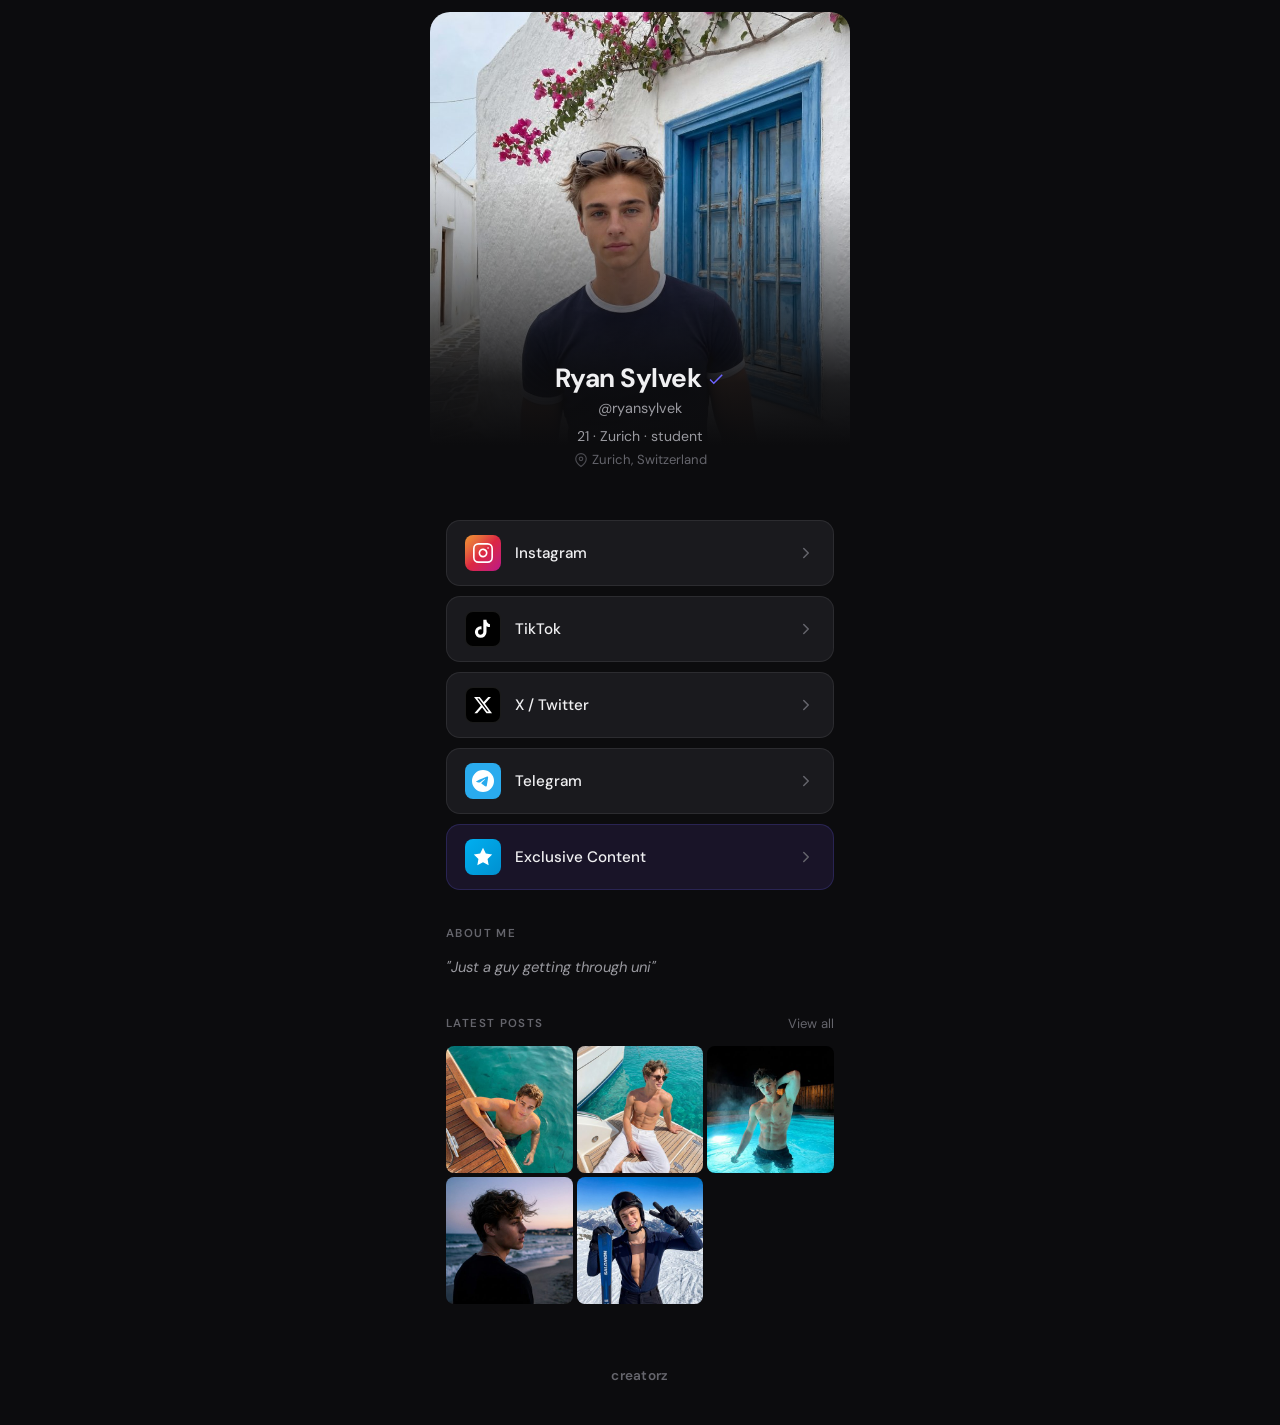
<file: index.html>
<!DOCTYPE html>
<html lang="en">
<head>
  <meta charset="UTF-8">
  <meta http-equiv="refresh" content="0;url=/ryansylvek">
  <title>creatorz</title>
</head>
<body>
  <p>Redirecting to <a href="/ryansylvek">creatorz.me/ryansylvek</a>...</p>
</body>
</html>
</file>
<file: ryansylvek/css/style.css>
:root {
  --bg-primary: #0c0c0e;
  --bg-secondary: #161618;
  --bg-card: #1a1a1e;
  --bg-card-hover: #222226;
  --border-subtle: rgba(255, 255, 255, 0.08);
  --text-primary: #f0f0f2;
  --text-secondary: #9a9aa0;
  --text-muted: #65656c;
  --accent: #6c63ff;
  --accent-glow: rgba(108, 99, 255, 0.15);
  --green-dot: #44d62c;
  --radius-sm: 8px;
  --radius-md: 14px;
  --radius-lg: 20px;
  --radius-full: 9999px;
  --max-width: 420px;
}

*, *::before, *::after {
  margin: 0;
  padding: 0;
  box-sizing: border-box;
}

html {
  -webkit-font-smoothing: antialiased;
  -moz-osx-font-smoothing: grayscale;
}

body {
  font-family: 'DM Sans', -apple-system, BlinkMacSystemFont, sans-serif;
  background: var(--bg-primary);
  color: var(--text-primary);
  min-height: 100vh;
  display: flex;
  justify-content: center;
}

.container {
  width: 100%;
  max-width: var(--max-width);
  padding: 12px 0 32px;
}

/* ── Hero Photo + Profile Info ── */

.hero {
  position: relative;
  margin-bottom: 28px;
}

.hero-image {
  position: relative;
  width: 100%;
  aspect-ratio: 3 / 4;
  max-height: 480px;
  border-radius: var(--radius-lg) var(--radius-lg) 0 0;
  overflow: hidden;
  background: var(--bg-secondary);
}

.hero-image img {
  width: 100%;
  height: 100%;
  object-fit: cover;
  display: block;
}

.hero-image.no-image {
  background: linear-gradient(160deg, #22222a 0%, #2c2c36 35%, #1c1c24 70%, #18181e 100%);
}

.hero-image.no-image .hero-gradient {
  height: 100%;
  background: linear-gradient(to top, var(--bg-primary) 0%, rgba(12, 12, 14, 0.7) 40%, rgba(12, 12, 14, 0) 100%);
}

.hero-gradient {
  position: absolute;
  bottom: 0;
  left: 0;
  right: 0;
  height: 65%;
  background: linear-gradient(to top, var(--bg-primary) 15%, rgba(12, 12, 14, 0.92) 35%, rgba(12, 12, 14, 0) 100%);
  pointer-events: none;
  z-index: 1;
}

.hero-info {
  position: absolute;
  bottom: 0;
  left: 0;
  right: 0;
  padding: 0 24px 24px;
  text-align: center;
  z-index: 2;
}

.display-name {
  font-size: 1.65rem;
  font-weight: 700;
  letter-spacing: -0.02em;
  margin-bottom: 4px;
  line-height: 1.2;
  display: flex;
  align-items: center;
  justify-content: center;
  gap: 6px;
}

.verified-badge {
  color: var(--accent);
  flex-shrink: 0;
}

.username {
  font-size: 0.9rem;
  color: var(--text-secondary);
  margin-bottom: 10px;
}

.tagline {
  font-size: 0.88rem;
  color: var(--text-secondary);
  margin-bottom: 6px;
}

.location {
  font-size: 0.82rem;
  color: var(--text-muted);
  display: flex;
  align-items: center;
  justify-content: center;
  gap: 4px;
}

.location svg {
  opacity: 0.7;
}

/* ── Social Link Cards ── */

.social-links {
  display: flex;
  flex-direction: column;
  gap: 10px;
  margin-bottom: 36px;
  padding: 0 16px;
}

.link-card {
  display: flex;
  align-items: center;
  gap: 14px;
  padding: 14px 18px;
  background: var(--bg-card);
  border: 1px solid var(--border-subtle);
  border-radius: var(--radius-md);
  text-decoration: none;
  color: var(--text-primary);
  transition: background 0.2s ease, border-color 0.2s ease, transform 0.15s ease;
  cursor: pointer;
}

.link-card:hover {
  background: var(--bg-card-hover);
  border-color: rgba(255, 255, 255, 0.12);
  transform: translateY(-1px);
}

.link-card:active {
  transform: translateY(0);
}

.link-icon {
  width: 36px;
  height: 36px;
  border-radius: var(--radius-sm);
  background: rgba(255, 255, 255, 0.05);
  display: flex;
  align-items: center;
  justify-content: center;
  flex-shrink: 0;
  color: var(--text-primary);
}

.link-label {
  flex: 1;
  font-size: 0.95rem;
  font-weight: 500;
}

.link-chevron {
  color: var(--text-muted);
  display: flex;
  align-items: center;
}

/* Platform-specific icon backgrounds */
.link-card[data-platform="instagram"] .link-icon {
  background: linear-gradient(135deg, #f09433, #e6683c, #dc2743, #cc2366, #bc1888);
  color: #fff;
}

.link-card[data-platform="tiktok"] .link-icon {
  background: #010101;
  color: #fff;
  border: 1px solid rgba(255, 255, 255, 0.1);
}

.link-card[data-platform="twitter"] .link-icon {
  background: #000;
  color: #fff;
  border: 1px solid rgba(255, 255, 255, 0.1);
}

.link-card[data-platform="telegram"] .link-icon {
  background: #2AABEE;
  color: #fff;
}

.link-card[data-platform="exclusive"] {
  background: rgba(88, 60, 160, 0.18);
  border-color: rgba(108, 99, 255, 0.2);
  font: inherit;
  text-align: left;
}

.link-card[data-platform="exclusive"]:hover {
  background: rgba(88, 60, 160, 0.26);
  border-color: rgba(108, 99, 255, 0.3);
}

.link-card[data-platform="exclusive"] .link-icon {
  background: linear-gradient(135deg, #00AFF0, #0090d0);
  color: #fff;
}

/* ── About Section ── */

.about-section {
  margin-bottom: 36px;
  padding: 0 16px;
}

.section-title {
  font-size: 0.72rem;
  font-weight: 600;
  letter-spacing: 0.12em;
  color: var(--text-muted);
  margin-bottom: 14px;
  text-transform: uppercase;
}

.about-text {
  font-size: 0.92rem;
  line-height: 1.65;
  color: var(--text-secondary);
}

.about-text em {
  font-style: italic;
}

/* ── Posts Section ── */

.posts-section {
  margin-bottom: 40px;
  padding: 0 16px;
}

.section-header {
  display: flex;
  align-items: center;
  justify-content: space-between;
  margin-bottom: 14px;
}

.section-header .section-title {
  margin-bottom: 0;
}

.view-all {
  font-size: 0.82rem;
  color: var(--text-muted);
  text-decoration: none;
  transition: color 0.2s;
}

.view-all:hover {
  color: var(--text-secondary);
}

.posts-grid {
  display: grid;
  grid-template-columns: repeat(3, 1fr);
  gap: 4px;
}

.post-thumb {
  aspect-ratio: 1;
  border-radius: var(--radius-sm);
  overflow: hidden;
  cursor: pointer;
  transition: opacity 0.2s;
}

.post-thumb:hover {
  opacity: 0.85;
}

.post-thumb img {
  width: 100%;
  height: 100%;
  object-fit: cover;
  display: block;
}

.post-placeholder {
  width: 100%;
  height: 100%;
  background: var(--bg-card);
  border: 1px solid var(--border-subtle);
  border-radius: var(--radius-sm);
  position: relative;
}

.post-placeholder::after {
  content: '';
  position: absolute;
  top: 50%;
  left: 50%;
  transform: translate(-50%, -50%);
  width: 24px;
  height: 24px;
  border-radius: 4px;
  background: rgba(255, 255, 255, 0.04);
}

/* ── Footer ── */

.site-footer {
  text-align: center;
  padding: 20px 0 8px;
}

.footer-brand {
  font-size: 0.85rem;
  font-weight: 600;
  color: var(--text-muted);
  text-decoration: none;
  letter-spacing: 0.02em;
  transition: color 0.2s;
}

.footer-brand:hover {
  color: var(--text-secondary);
}

/* ── Animations ── */

@keyframes fadeInUp {
  from {
    opacity: 0;
    transform: translateY(12px);
  }
  to {
    opacity: 1;
    transform: translateY(0);
  }
}

.hero {
  animation: fadeInUp 0.5s ease both;
}

.link-card:nth-child(1) { animation: fadeInUp 0.4s ease 0.08s both; }
.link-card:nth-child(2) { animation: fadeInUp 0.4s ease 0.14s both; }
.link-card:nth-child(3) { animation: fadeInUp 0.4s ease 0.20s both; }
.link-card:nth-child(4) { animation: fadeInUp 0.4s ease 0.26s both; }
.link-card:nth-child(5) { animation: fadeInUp 0.4s ease 0.32s both; }

.about-section {
  animation: fadeInUp 0.4s ease 0.38s both;
}

.posts-section {
  animation: fadeInUp 0.4s ease 0.44s both;
}

/* ── Responsive ── */

@media (max-width: 480px) {
  .container {
    padding: 0 0 24px;
  }

  .hero-image {
    border-radius: 0;
  }

  .display-name {
    font-size: 1.4rem;
  }

  .link-card {
    padding: 12px 14px;
  }

  .posts-grid {
    gap: 3px;
  }
}

/* ── Age Gate Modal ── */

.ag-overlay {
  position: fixed;
  inset: 0;
  background: rgba(0, 0, 0, 0.75);
  backdrop-filter: blur(6px);
  -webkit-backdrop-filter: blur(6px);
  display: flex;
  align-items: center;
  justify-content: center;
  z-index: 1000;
  padding: 24px;
  opacity: 0;
  transition: opacity 0.25s ease;
}

.ag-overlay.ag-visible {
  opacity: 1;
}

.ag-modal {
  background: #1a1a1e;
  border: 1px solid rgba(255, 255, 255, 0.1);
  border-radius: var(--radius-lg);
  padding: 40px 28px 32px;
  max-width: 380px;
  width: 100%;
  text-align: center;
  position: relative;
  transform: translateY(12px) scale(0.97);
  transition: transform 0.25s ease;
}

.ag-visible .ag-modal {
  transform: translateY(0) scale(1);
}

.ag-icon {
  font-size: 2.6rem;
  margin-bottom: 16px;
  line-height: 1;
}

.ag-heading {
  font-size: 1.4rem;
  font-weight: 700;
  color: var(--text-primary);
  margin-bottom: 12px;
  text-transform: uppercase;
  letter-spacing: 0.04em;
}

.ag-text {
  font-size: 0.88rem;
  line-height: 1.6;
  color: var(--text-secondary);
  margin-bottom: 24px;
}

.ag-confirm {
  display: block;
  width: 100%;
  padding: 15px 20px;
  background: #fff;
  color: #0c0c0e;
  font-family: inherit;
  font-size: 0.95rem;
  font-weight: 700;
  border: none;
  border-radius: var(--radius-md);
  text-decoration: none;
  text-align: center;
  cursor: pointer;
  transition: background 0.2s ease, transform 0.15s ease;
  -webkit-touch-callout: default;
}

.ag-confirm:hover {
  background: #e8e8ea;
}

.ag-confirm:active {
  transform: scale(0.98);
}

.ag-hint {
  font-size: 0.95rem;
  font-weight: 600;
  color: var(--text-primary);
  margin-top: 18px;
  line-height: 1.4;
}

.ag-hint-pulse {
  color: #ff6b6b;
  transition: color 0.15s ease;
}

.ag-close {
  position: absolute;
  top: 12px;
  right: 14px;
  width: 30px;
  height: 30px;
  display: flex;
  align-items: center;
  justify-content: center;
  background: rgba(255, 255, 255, 0.06);
  border: none;
  border-radius: var(--radius-full);
  color: var(--text-muted);
  font-size: 0.85rem;
  cursor: pointer;
  transition: background 0.2s, color 0.2s;
}

.ag-close:hover {
  background: rgba(255, 255, 255, 0.12);
  color: var(--text-primary);
}
</file>
